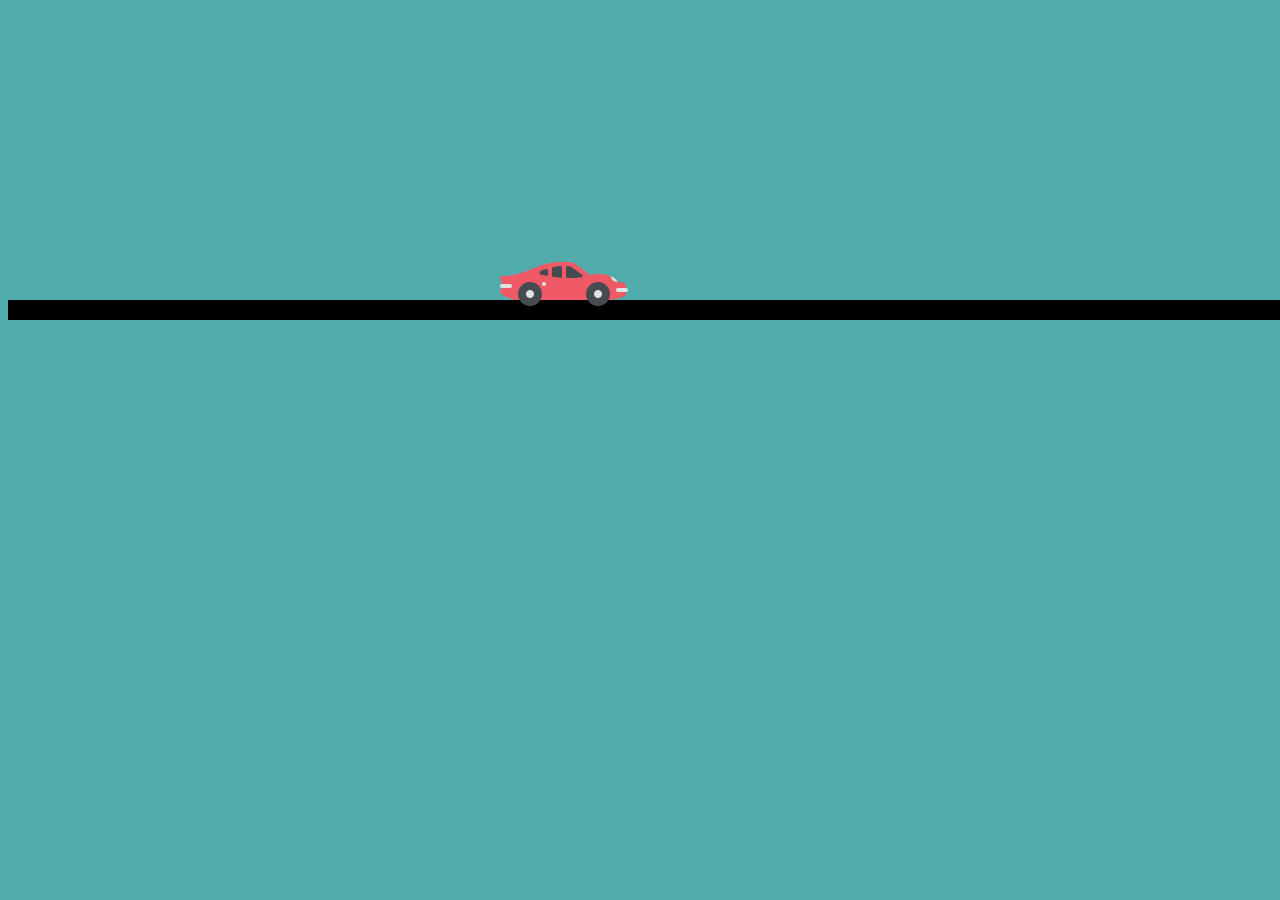
<file: car-row/index.html>
<!DOCTYPE html>
<html lang="en">
<head>
    <meta charset="UTF-8">
    <meta name="viewport" content="width=device-width, initial-scale=1.0">
    <link rel="stylesheet" href="./asets/css/style.css">
    <title>Document</title>
</head>
<body>
    <div class="animation">
     
 <div class="city1">
    <img src="./asets/img/building_5388758.png" alt="" class="building">
    <img src="./asets/img/rock_4211513.png" alt=""  class="stone">
    <img src="./asets/img/pine-tree_12004410.png" alt="" class="tree1">
    <img src="./asets/img/tree_740934.png" alt="" class="tree2">
    <img src="./asets/img/building_5388758.png" alt="" class="building">
    <img src="./asets/img/rock_4211513.png" alt=""  class="stone">
    <img src="./asets/img/pine-tree_12004410.png" alt="" class="tree1">
    <img src="./asets/img/tree_740934.png" alt="" class="tree2">
    
 </div>
        
        <div class="way">

        </div>
        <img src="./asets/img/vintage-car_7755723.png" alt="" class="car">
        <img src="./asets/img/cloud_14238859.png" alt="" class="smoke">
    </div>
</body>
</html>
</file>
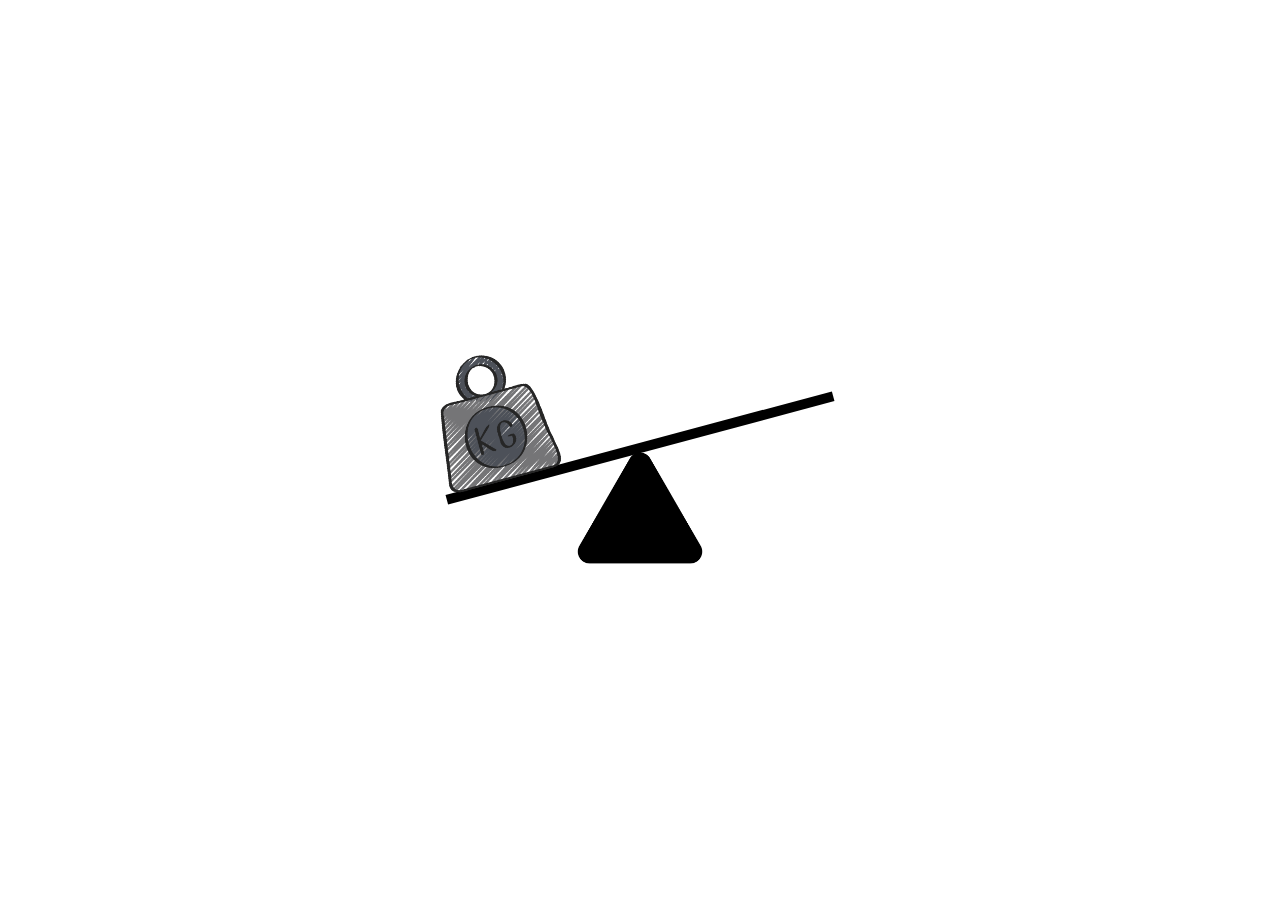
<file: test/index.html>
<!DOCTYPE html>
<html lang="en">
<head>
    <meta charset="UTF-8">
    <meta name="viewport" content="width=device-width, initial-scale=1.0">
    <link rel="stylesheet" href="./asest/css/style.css">
    <title>Document</title>
</head>
<body>
    <div class="display">
        <img src="./asest/img/man-ready-jump_76721.png" alt="" class="person">
<div class="triangle1">
    <div class="line1">
    </div>
    <img src="./asest/img/bleach_8530963.png" alt="">
    <img src="./asest/img/weight_12247583.png" alt="" class="img1">
    <img src="./asest/img/parachuting_2826957.png" alt="" class="parasut">

</div>

</div>

    </div>
</body>
</html>
</file>
<file: car-row/asets/css/style.css>
body{
    overflow: hidden;
    background-color: rgb(82, 172, 172);
}
.way{
    position: absolute;
    width: 3000px;
    height: 20px;
    background-color: black;
    top: 300px;
}
.building{
        width: 25%;
    top: 10px;
    left: 600px;
}
.tree1{
    width: 10%;
}
.tree2{
    width: 10%;
}
.stone{
    width: 20px;
    height: 20px;
    position: absolute;
    bottom: 10px;
    left: 600px;
}
.city1{
    width: 1200px;
    height: 310px;
    display: flex;
    justify-content: space-around;
    position: absolute;
    right: -1200px;
    animation: city 10s infinite;
    animation-timing-function: linear;
}
.car{
    position: absolute;
    width: 10%;
    top: 220px;
    left: 500px;
    animation-name: car;
    animation-duration: 1s;
    animation-delay: 5s;
    animation-timing-function: linear;
}
.smoke{
    position: absolute;
    width: 3%;
    top:270px;
    left: 463px;
   opacity: 0;
   animation: smoke 1s 3s;
   animation-iteration-count: infinite;
   
}
@keyframes smoke{
    0%{
        opacity: 0;
    }
    100%{
        opacity: 1;
    }
}
@keyframes city{
    0%{
        right: -1200px;
    }
    100%{
        right: 1200px;
    }
}
@keyframes car{
    0%{
      transform: rotate(-10deg);
    }
    100%{
        transform: rotate(0deg);
    }
}
</file>
<file: test/asest/css/style.css>
.display{
    height: 500px;
    position: relative;
    width: 100%;
    display: flex;
    justify-content: space-around;
    align-items: center;
}
.triangle1{
    width: 50%;
    display: flex;
    align-items: center;
 flex-direction: column;
}
.line1{
    width: 400px;
    height: 10px;
    background-color: black;
    transform: rotate(-15deg);
    margin-top: 500px;
    animation-name: line1;
    animation-delay: .35s;
    animation-duration: 8s;
    animation-timing-function: linear;
  
}
.display img{
    width: 130px;
    margin-top: -10px;
}

.img1{
position: absolute;
left: 418px;
bottom: 25px;
animation-name: img1;
animation-duration: 10s;
transform: rotate(-15deg);
animation-delay: .34s;
animation-timing-function: linear;


}
.person{
    position: absolute;
    right: 450px;
    top: -150px;
    animation: person 8.5s ;
    animation-iteration-count: 1;
animation-timing-function: linear;
}
.parasut{
    position: absolute;
    left: 510px;
    top: -160px;
    animation: parasut 8.7s ;
    animation-timing-function: linear;
    animation-delay: 4s;
   opacity: 0.5;
    
}
@keyframes parasut{
   0%{
    left: 500px;
    top: -160px;
   }
   60%{
    left: 380px;
    top: 250px;
   }
   99%{
    transform: rotate(-45deg);
    left: 350px;
    top: 250px;
   }
   100%{
    top: 1;
    opacity: 0;
   }
  
}

@keyframes person {
5%{
    right: 418px;
    top: 350px;
    transform: rotate(15deg);
}
95%{
    right: 450px;
    top: 350px;
}


}
@keyframes img1 {
    1%{
        left: 418px;
        bottom: 34px;
        transform: rotate(15deg);
    }
    10%{
        left:518px;
        bottom: 625px;
    }
    87%{
        left: 418px;
        bottom: 28px;
        transform: rotate(0deg);
    }
    1%{
        left: 418px;
        bottom: 25px;
        transform: rotate(-15);
    }
    1%{
        left: 418px;
        bottom: 24px;
        transform: rotate(-15);
    }
    
}
@keyframes line1 {
   3%{
        transform: rotate(15deg);
    }
    97%{
        transform: rotate(15deg);
    }
}
</file>
